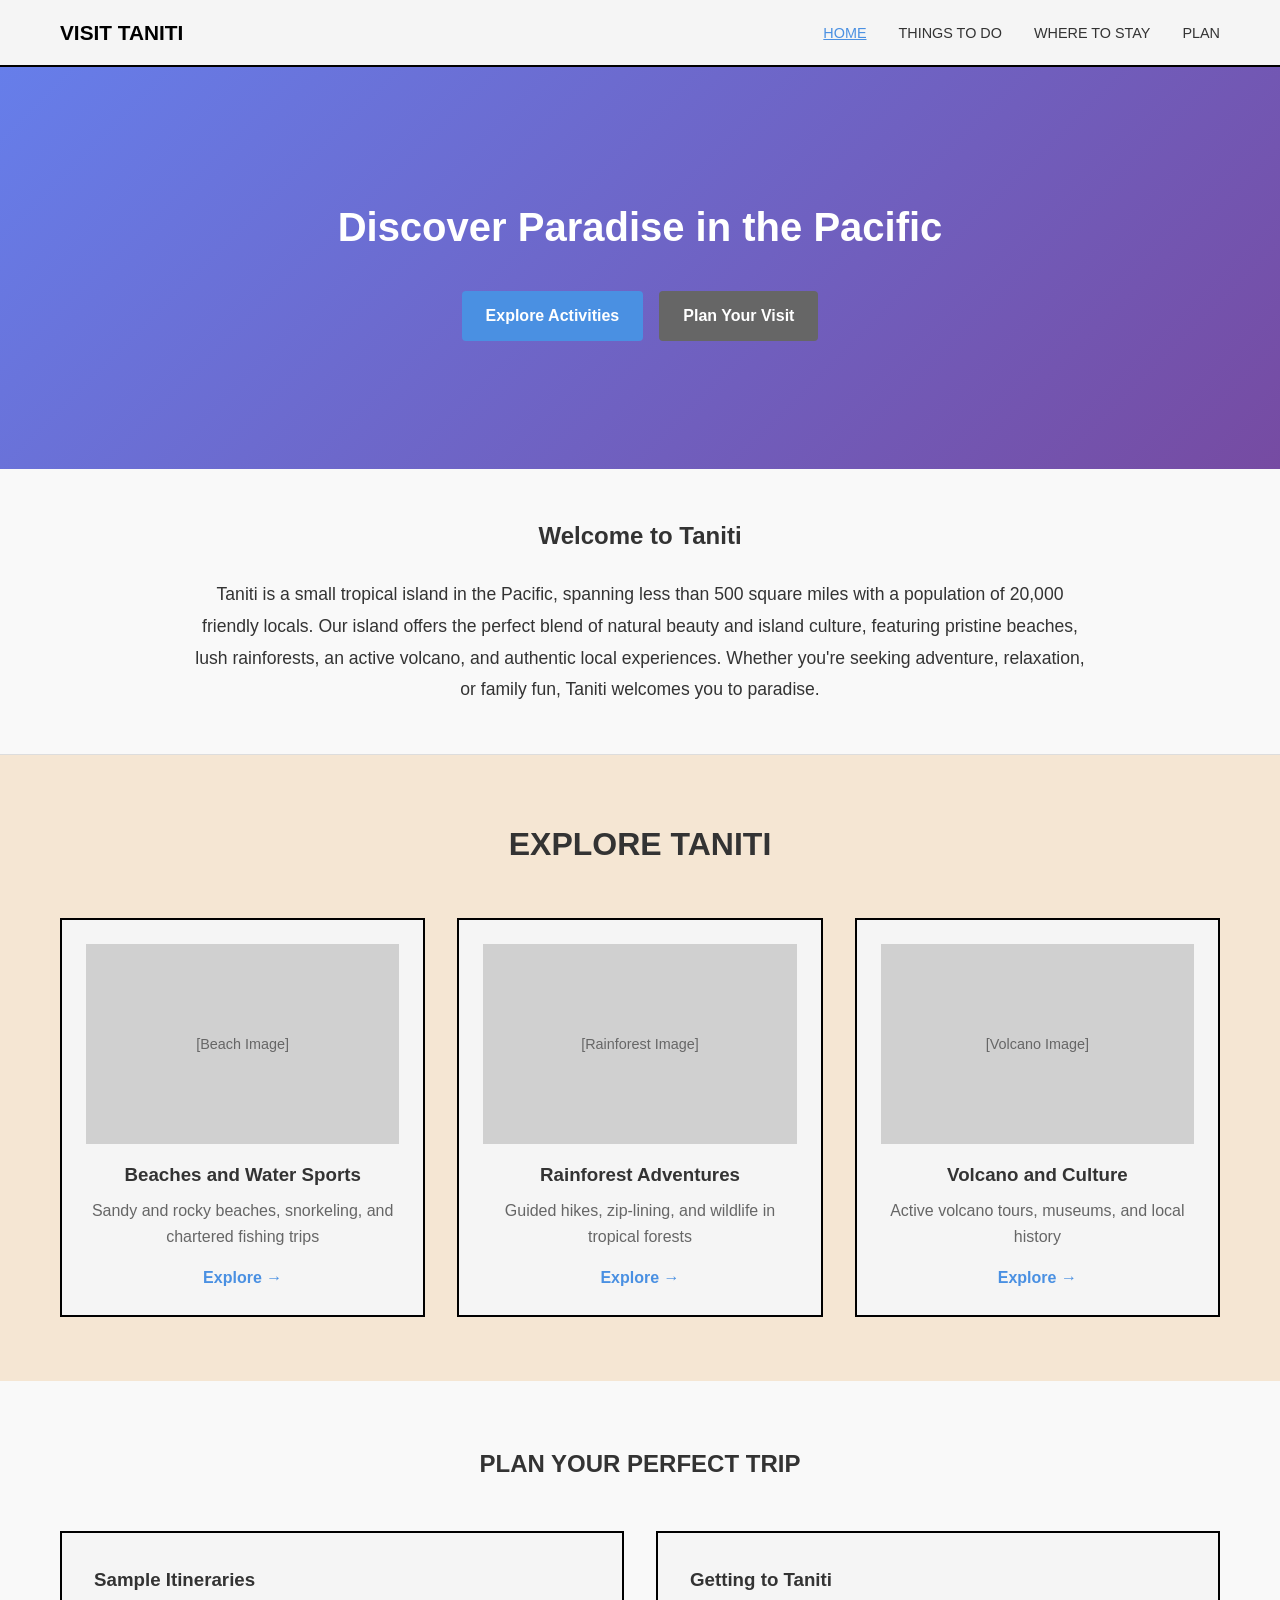
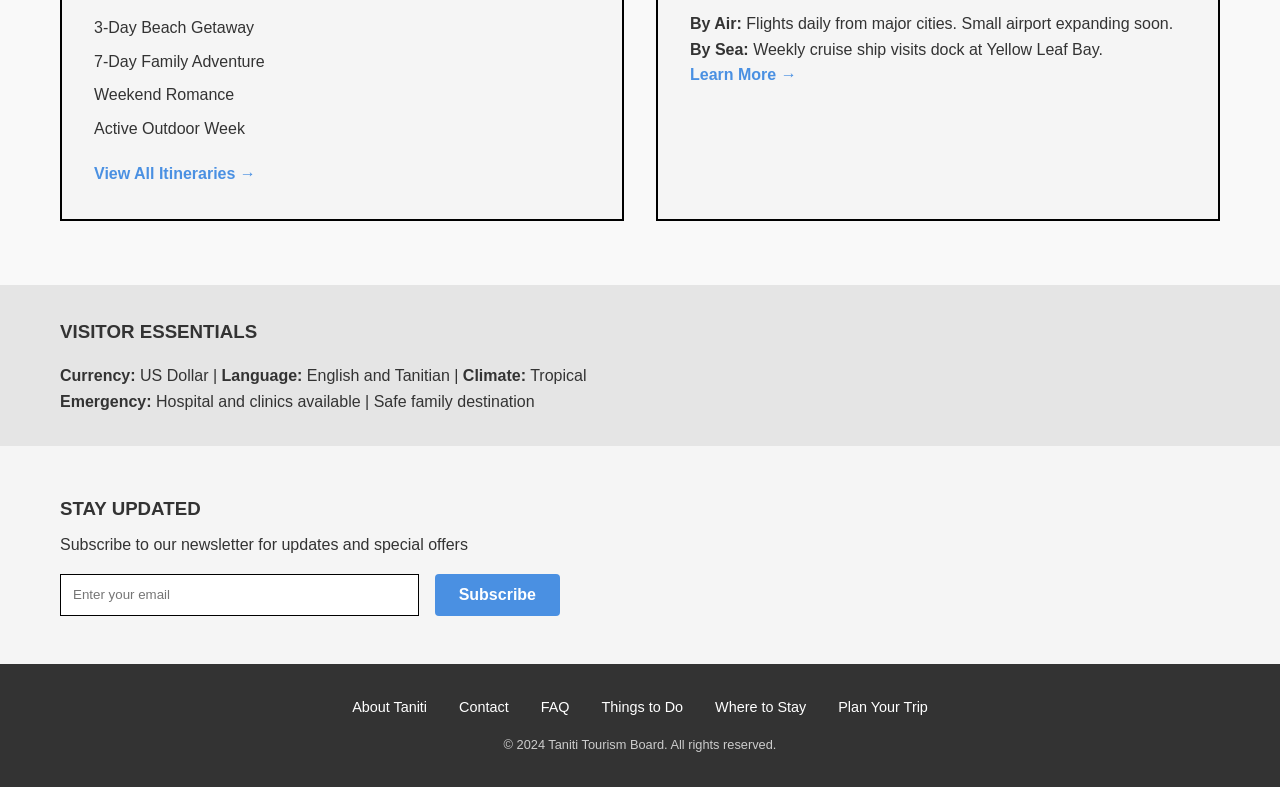
<file: index.html>
<!DOCTYPE html>
<html lang="en">
<head>
    <meta charset="UTF-8">
    <meta name="viewport" content="width=device-width, initial-scale=1.0">
    <title>Visit Taniti - Discover Paradise in the Pacific</title>
    <link rel="stylesheet" href="styles.css">
</head>
<body>
    <!-- Navigation -->
    <nav class="navbar">
        <div class="container">
            <div class="nav-brand">VISIT TANITI</div>
            <button class="mobile-menu-toggle" aria-label="Toggle menu">
                <span></span>
                <span></span>
                <span></span>
            </button>
            <ul class="nav-menu">
                <li><a href="index.html" class="active">HOME</a></li>
                <li><a href="activities.html">THINGS TO DO</a></li>
                <li><a href="stay.html">WHERE TO STAY</a></li>
                <li><a href="plan.html">PLAN</a></li>
            </ul>
        </div>
    </nav>

    <!-- Mobile Menu -->
    <div class="mobile-menu">
        <a href="index.html" class="active">HOME</a>
        <a href="activities.html">THINGS TO DO</a>
        <a href="stay.html">WHERE TO STAY</a>
        <a href="plan.html">PLAN YOUR TRIP</a>
        <a href="#about">ABOUT</a>
        <a href="#contact">CONTACT</a>
    </div>

    <!-- Hero Section -->
    <section class="hero">
        <div class="hero-content">
            <h1>Discover Paradise in the Pacific</h1>
            <div class="hero-buttons">
                <a href="activities.html" class="btn btn-primary">Explore Activities</a>
                <a href="plan.html" class="btn btn-secondary">Plan Your Visit</a>
            </div>
        </div>
    </section>

    <!-- About Taniti Section (NEW - from testing feedback) -->
    <section class="about-intro">
        <div class="container">
            <h2>Welcome to Taniti</h2>
            <p>Taniti is a small tropical island in the Pacific, spanning less than 500 square miles with a population of 20,000 friendly locals. Our island offers the perfect blend of natural beauty and island culture, featuring pristine beaches, lush rainforests, an active volcano, and authentic local experiences. Whether you're seeking adventure, relaxation, or family fun, Taniti welcomes you to paradise.</p>
        </div>
    </section>

    <!-- Explore Taniti Categories -->
    <section class="explore-section">
        <div class="container">
            <h2>EXPLORE TANITI</h2>
            <div class="category-grid">
                <div class="category-card">
                    <div class="category-image beach"></div>
                    <h3>Beaches and Water Sports</h3>
                    <p>Sandy and rocky beaches, snorkeling, and chartered fishing trips</p>
                    <a href="activities.html#beaches" class="card-link">Explore →</a>
                </div>
                <div class="category-card">
                    <div class="category-image rainforest"></div>
                    <h3>Rainforest Adventures</h3>
                    <p>Guided hikes, zip-lining, and wildlife in tropical forests</p>
                    <a href="activities.html#adventure" class="card-link">Explore →</a>
                </div>
                <div class="category-card">
                    <div class="category-image volcano"></div>
                    <h3>Volcano and Culture</h3>
                    <p>Active volcano tours, museums, and local history</p>
                    <a href="activities.html#culture" class="card-link">Explore →</a>
                </div>
            </div>
        </div>
    </section>

    <!-- Planning Tools -->
    <section class="planning-section">
        <div class="container">
            <h2>PLAN YOUR PERFECT TRIP</h2>
            <div class="planning-grid">
                <div class="planning-card">
                    <h3>Sample Itineraries</h3>
                    <ul>
                        <li>3-Day Beach Getaway</li>
                        <li>7-Day Family Adventure</li>
                        <li>Weekend Romance</li>
                        <li>Active Outdoor Week</li>
                    </ul>
                    <a href="plan.html#itineraries" class="card-link">View All Itineraries →</a>
                </div>
                <div class="planning-card">
                    <h3>Getting to Taniti</h3>
                    <p><strong>By Air:</strong> Flights daily from major cities. Small airport expanding soon.</p>
                    <p><strong>By Sea:</strong> Weekly cruise ship visits dock at Yellow Leaf Bay.</p>
                    <a href="plan.html#transport" class="card-link">Learn More →</a>
                </div>
            </div>
        </div>
    </section>

    <!-- Visitor Essentials -->
    <section class="essentials-section">
        <div class="container">
            <h3>VISITOR ESSENTIALS</h3>
            <p><strong>Currency:</strong> US Dollar | <strong>Language:</strong> English and Tanitian | <strong>Climate:</strong> Tropical</p>
            <p><strong>Emergency:</strong> Hospital and clinics available | Safe family destination</p>
        </div>
    </section>

    <!-- Newsletter -->
    <section class="newsletter-section">
        <div class="container">
            <h3>STAY UPDATED</h3>
            <p>Subscribe to our newsletter for updates and special offers</p>
            <form class="newsletter-form">
                <input type="email" placeholder="Enter your email" required>
                <button type="submit" class="btn btn-primary">Subscribe</button>
            </form>
        </div>
    </section>

    <!-- Footer -->
    <footer class="footer">
        <div class="container">
            <div class="footer-links">
                <a href="#about">About Taniti</a>
                <a href="#contact">Contact</a>
                <a href="#faq">FAQ</a>
                <a href="activities.html">Things to Do</a>
                <a href="stay.html">Where to Stay</a>
                <a href="plan.html">Plan Your Trip</a>
            </div>
            <p class="footer-copy">&copy; 2024 Taniti Tourism Board. All rights reserved.</p>
        </div>
    </footer>

    <script src="script.js"></script>
</body>
</html>
</file>
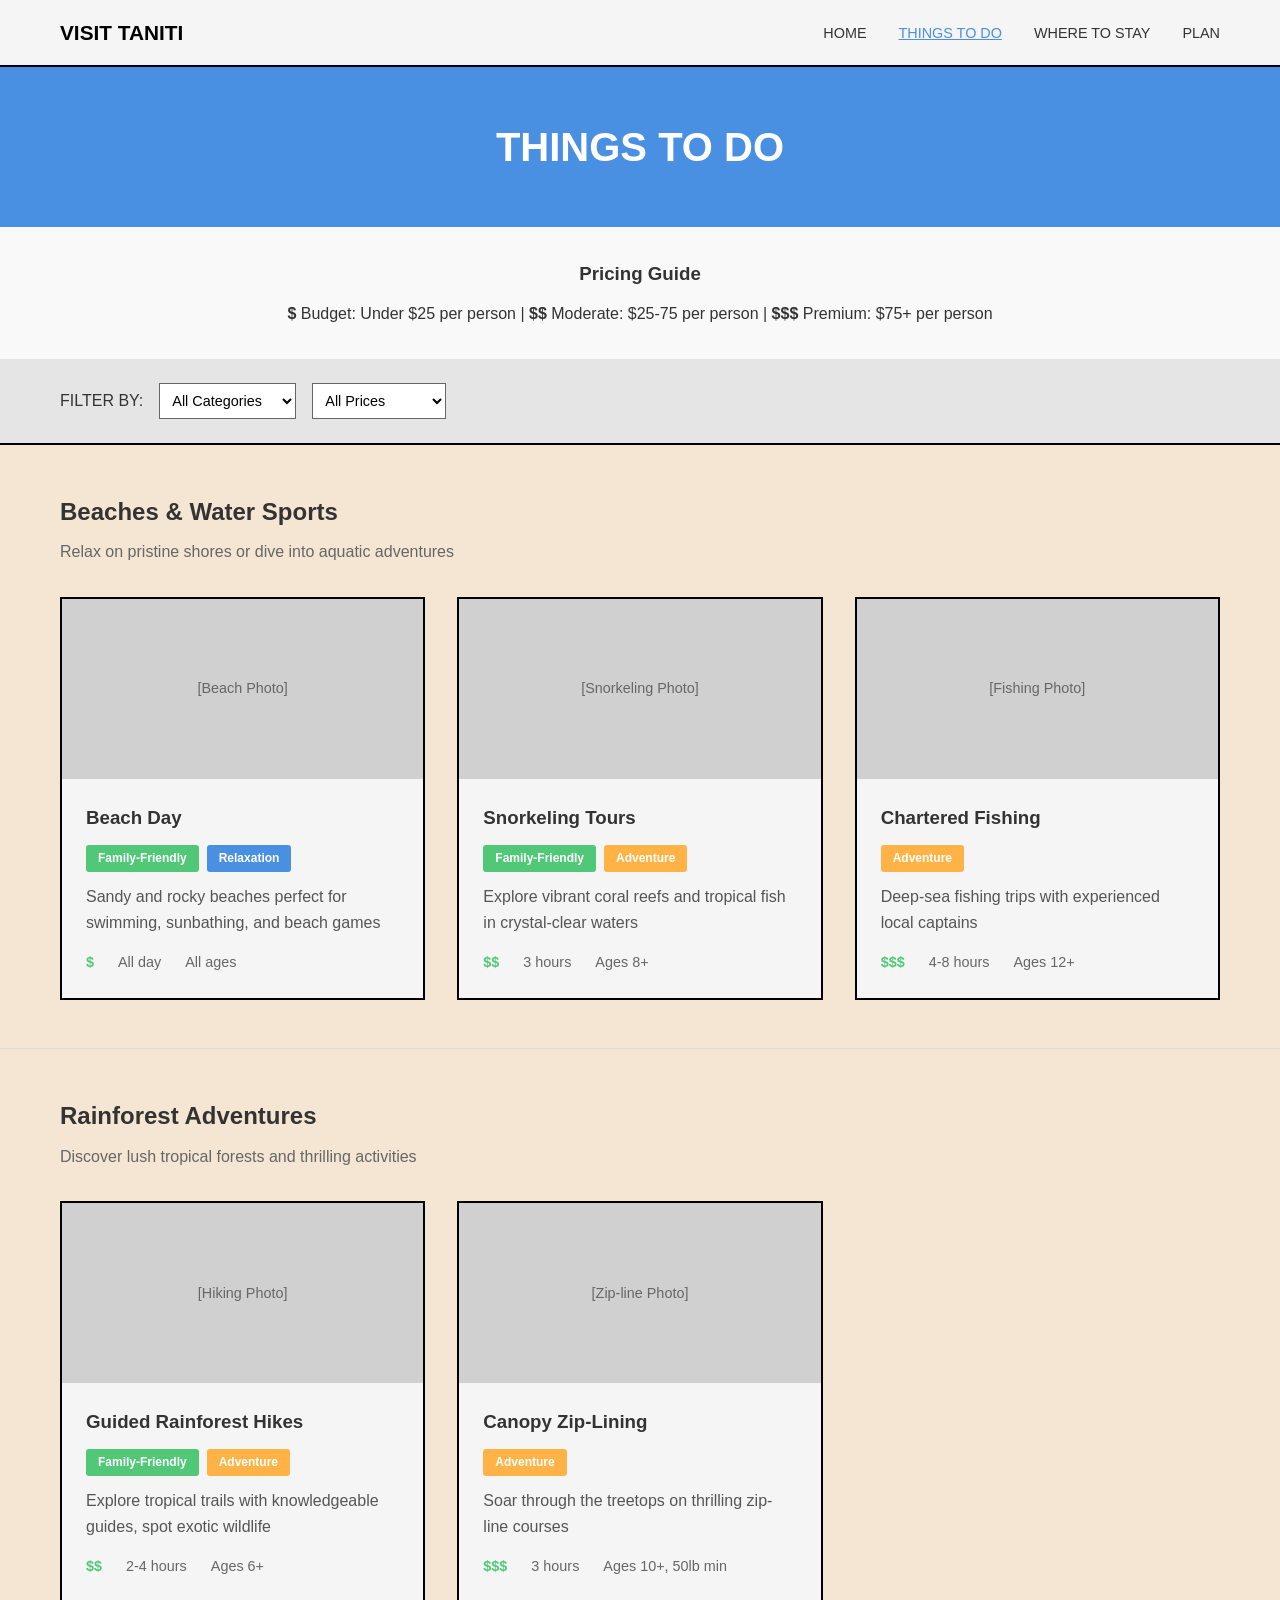
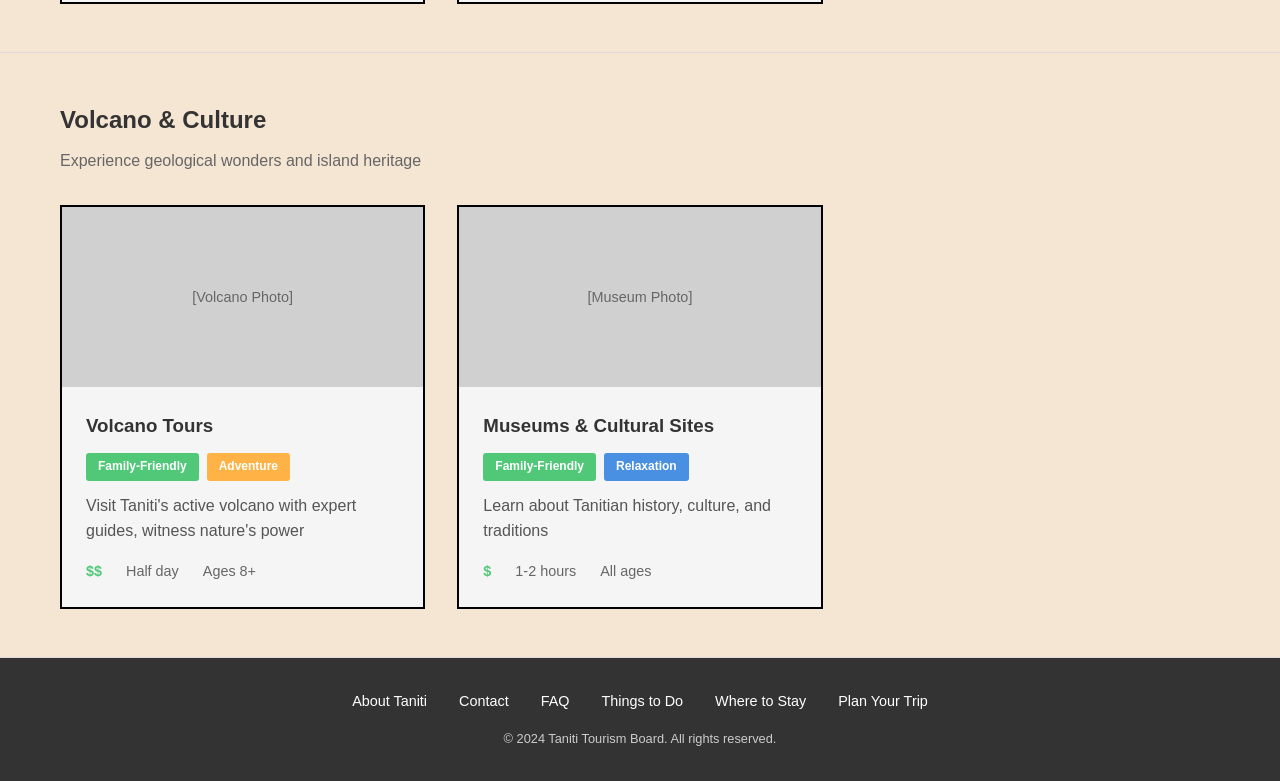
<file: activities.html>
<!DOCTYPE html>
<html lang="en">
<head>
    <meta charset="UTF-8">
    <meta name="viewport" content="width=device-width, initial-scale=1.0">
    <title>Things to Do - Visit Taniti</title>
    <link rel="stylesheet" href="styles.css">
</head>
<body>
    <!-- Navigation -->
    <nav class="navbar">
        <div class="container">
            <div class="nav-brand">VISIT TANITI</div>
            <button class="mobile-menu-toggle" aria-label="Toggle menu">
                <span></span>
                <span></span>
                <span></span>
            </button>
            <ul class="nav-menu">
                <li><a href="index.html">HOME</a></li>
                <li><a href="activities.html" class="active">THINGS TO DO</a></li>
                <li><a href="stay.html">WHERE TO STAY</a></li>
                <li><a href="plan.html">PLAN</a></li>
            </ul>
        </div>
    </nav>

    <!-- Mobile Menu -->
    <div class="mobile-menu">
        <a href="index.html">HOME</a>
        <a href="activities.html" class="active">THINGS TO DO</a>
        <a href="stay.html">WHERE TO STAY</a>
        <a href="plan.html">PLAN YOUR TRIP</a>
        <a href="#about">ABOUT</a>
        <a href="#contact">CONTACT</a>
    </div>

    <!-- Page Header -->
    <section class="page-header">
        <div class="container">
            <h1>THINGS TO DO</h1>
        </div>
    </section>

    <!-- Pricing Guide -->
    <section class="pricing-guide">
        <div class="container">
            <h3>Pricing Guide</h3>
            <p><strong>$</strong> Budget: Under $25 per person | <strong>$$</strong> Moderate: $25-75 per person | <strong>$$$</strong> Premium: $75+ per person</p>
        </div>
    </section>

    <!-- Filter Bar -->
    <section class="filter-section">
        <div class="container">
            <div class="filter-bar">
                <span>FILTER BY:</span>
                <select id="category-filter">
                    <option value="all">All Categories</option>
                    <option value="family">Family-Friendly</option>
                    <option value="adventure">Adventure</option>
                    <option value="relaxation">Relaxation</option>
                </select>
                <select id="price-filter">
                    <option value="all">All Prices</option>
                    <option value="budget">Budget ($)</option>
                    <option value="moderate">Moderate ($$)</option>
                    <option value="premium">Premium ($$$)</option>
                </select>
            </div>
        </div>
    </section>

    <!-- Beaches & Water Sports (Relaxation) -->
    <section id="beaches" class="activity-category">
        <div class="container">
            <h2>Beaches & Water Sports</h2>
            <p class="category-description">Relax on pristine shores or dive into aquatic adventures</p>
            <div class="activity-grid">
                <div class="activity-card" data-category="relaxation family" data-price="budget">
                    <div class="activity-image beach-relaxation"></div>
                    <div class="activity-content">
                        <h3>Beach Day</h3>
                        <div class="activity-tags">
                            <span class="tag tag-family">Family-Friendly</span>
                            <span class="tag tag-relax">Relaxation</span>
                        </div>
                        <p>Sandy and rocky beaches perfect for swimming, sunbathing, and beach games</p>
                        <div class="activity-meta">
                            <span class="price">$</span>
                            <span class="duration">All day</span>
                            <span class="age">All ages</span>
                        </div>
                    </div>
                </div>
                <div class="activity-card" data-category="adventure family" data-price="moderate">
                    <div class="activity-image snorkeling"></div>
                    <div class="activity-content">
                        <h3>Snorkeling Tours</h3>
                        <div class="activity-tags">
                            <span class="tag tag-family">Family-Friendly</span>
                            <span class="tag tag-adventure">Adventure</span>
                        </div>
                        <p>Explore vibrant coral reefs and tropical fish in crystal-clear waters</p>
                        <div class="activity-meta">
                            <span class="price">$$</span>
                            <span class="duration">3 hours</span>
                            <span class="age">Ages 8+</span>
                        </div>
                    </div>
                </div>
                <div class="activity-card" data-category="adventure" data-price="premium">
                    <div class="activity-image fishing"></div>
                    <div class="activity-content">
                        <h3>Chartered Fishing</h3>
                        <div class="activity-tags">
                            <span class="tag tag-adventure">Adventure</span>
                        </div>
                        <p>Deep-sea fishing trips with experienced local captains</p>
                        <div class="activity-meta">
                            <span class="price">$$$</span>
                            <span class="duration">4-8 hours</span>
                            <span class="age">Ages 12+</span>
                        </div>
                    </div>
                </div>
            </div>
        </div>
    </section>

    <!-- Rainforest Adventures (Adventure) -->
    <section id="adventure" class="activity-category">
        <div class="container">
            <h2>Rainforest Adventures</h2>
            <p class="category-description">Discover lush tropical forests and thrilling activities</p>
            <div class="activity-grid">
                <div class="activity-card" data-category="adventure family" data-price="moderate">
                    <div class="activity-image hiking"></div>
                    <div class="activity-content">
                        <h3>Guided Rainforest Hikes</h3>
                        <div class="activity-tags">
                            <span class="tag tag-family">Family-Friendly</span>
                            <span class="tag tag-adventure">Adventure</span>
                        </div>
                        <p>Explore tropical trails with knowledgeable guides, spot exotic wildlife</p>
                        <div class="activity-meta">
                            <span class="price">$$</span>
                            <span class="duration">2-4 hours</span>
                            <span class="age">Ages 6+</span>
                        </div>
                    </div>
                </div>
                <div class="activity-card" data-category="adventure" data-price="premium">
                    <div class="activity-image ziplining"></div>
                    <div class="activity-content">
                        <h3>Canopy Zip-Lining</h3>
                        <div class="activity-tags">
                            <span class="tag tag-adventure">Adventure</span>
                        </div>
                        <p>Soar through the treetops on thrilling zip-line courses</p>
                        <div class="activity-meta">
                            <span class="price">$$$</span>
                            <span class="duration">3 hours</span>
                            <span class="age">Ages 10+, 50lb min</span>
                        </div>
                    </div>
                </div>
            </div>
        </div>
    </section>

    <!-- Volcano & Culture -->
    <section id="culture" class="activity-category">
        <div class="container">
            <h2>Volcano & Culture</h2>
            <p class="category-description">Experience geological wonders and island heritage</p>
            <div class="activity-grid">
                <div class="activity-card" data-category="adventure family" data-price="moderate">
                    <div class="activity-image volcano"></div>
                    <div class="activity-content">
                        <h3>Volcano Tours</h3>
                        <div class="activity-tags">
                            <span class="tag tag-family">Family-Friendly</span>
                            <span class="tag tag-adventure">Adventure</span>
                        </div>
                        <p>Visit Taniti's active volcano with expert guides, witness nature's power</p>
                        <div class="activity-meta">
                            <span class="price">$$</span>
                            <span class="duration">Half day</span>
                            <span class="age">Ages 8+</span>
                        </div>
                    </div>
                </div>
                <div class="activity-card" data-category="relaxation family" data-price="budget">
                    <div class="activity-image museum"></div>
                    <div class="activity-content">
                        <h3>Museums & Cultural Sites</h3>
                        <div class="activity-tags">
                            <span class="tag tag-family">Family-Friendly</span>
                            <span class="tag tag-relax">Relaxation</span>
                        </div>
                        <p>Learn about Tanitian history, culture, and traditions</p>
                        <div class="activity-meta">
                            <span class="price">$</span>
                            <span class="duration">1-2 hours</span>
                            <span class="age">All ages</span>
                        </div>
                    </div>
                </div>
            </div>
        </div>
    </section>

    <!-- Footer -->
    <footer class="footer">
        <div class="container">
            <div class="footer-links">
                <a href="#about">About Taniti</a>
                <a href="#contact">Contact</a>
                <a href="#faq">FAQ</a>
                <a href="activities.html">Things to Do</a>
                <a href="stay.html">Where to Stay</a>
                <a href="plan.html">Plan Your Trip</a>
            </div>
            <p class="footer-copy">&copy; 2024 Taniti Tourism Board. All rights reserved.</p>
        </div>
    </footer>

    <script src="script.js"></script>
</body>
</html>
</file>
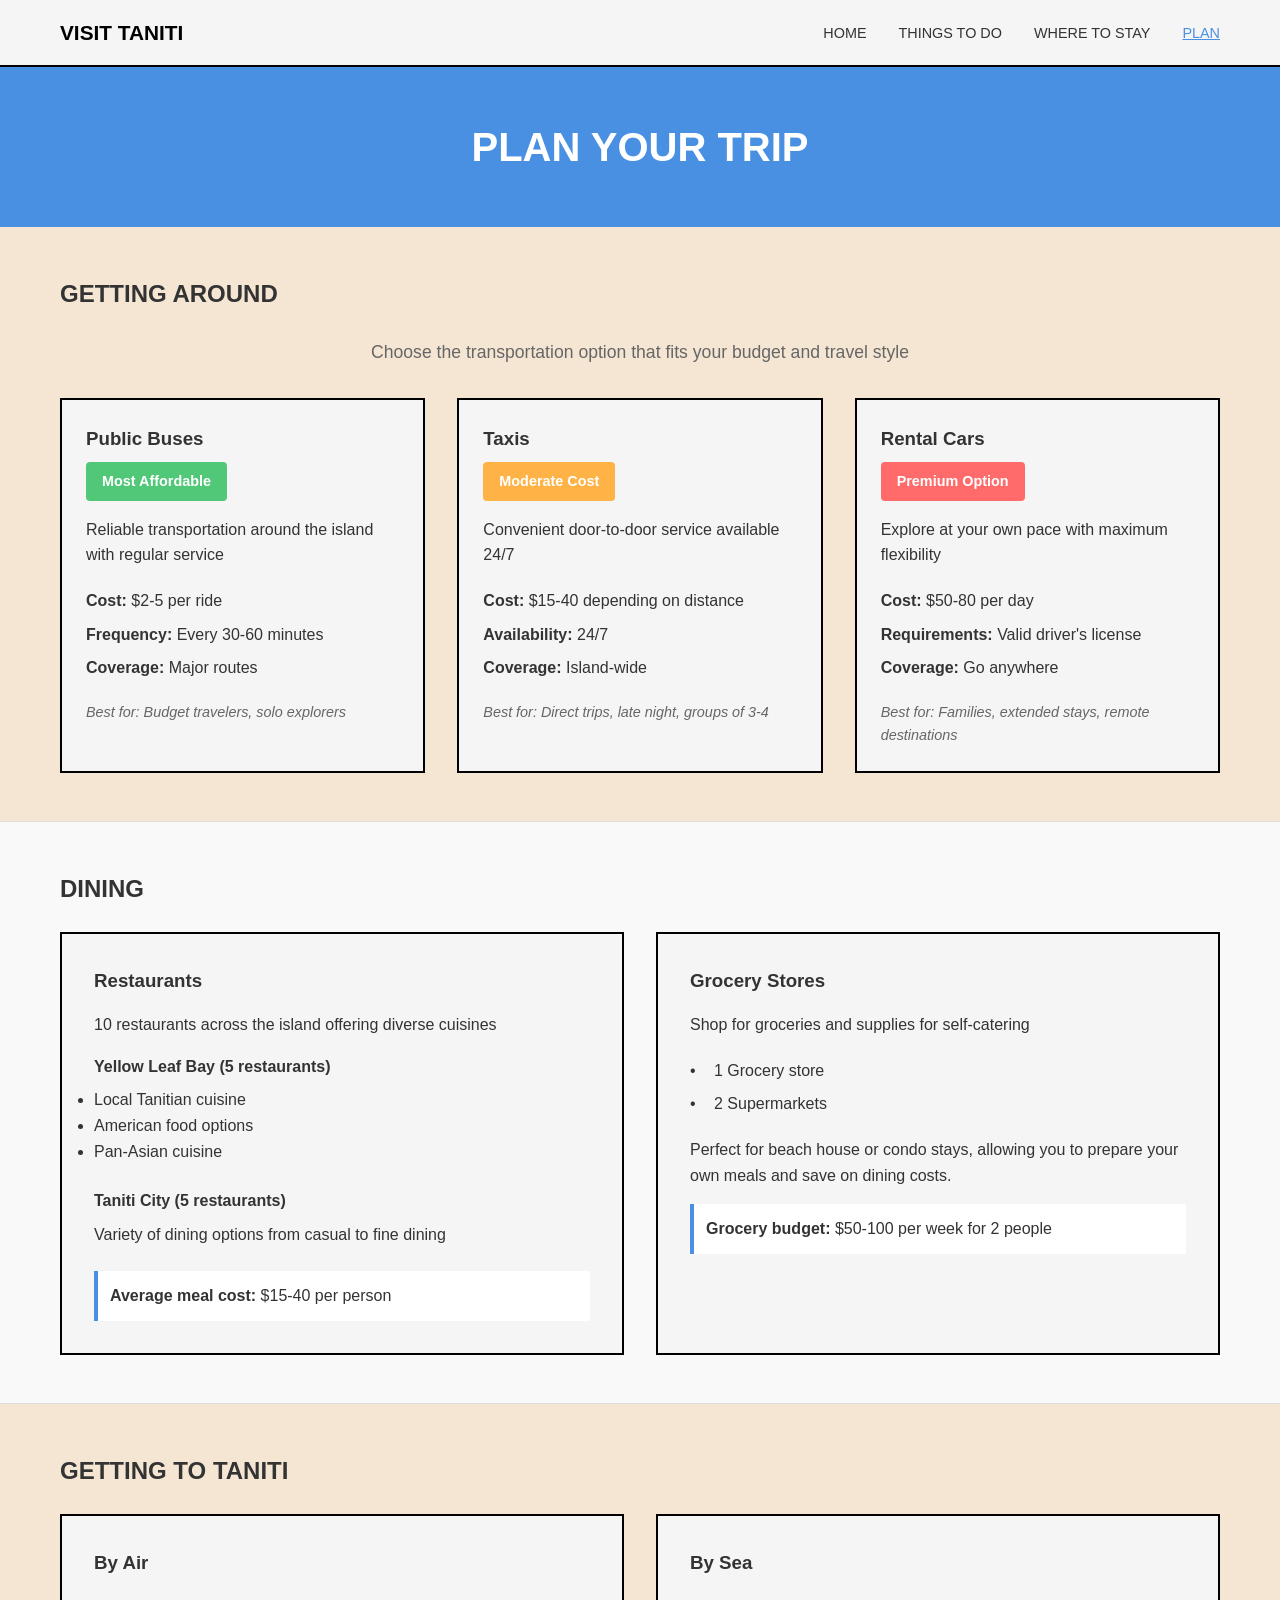
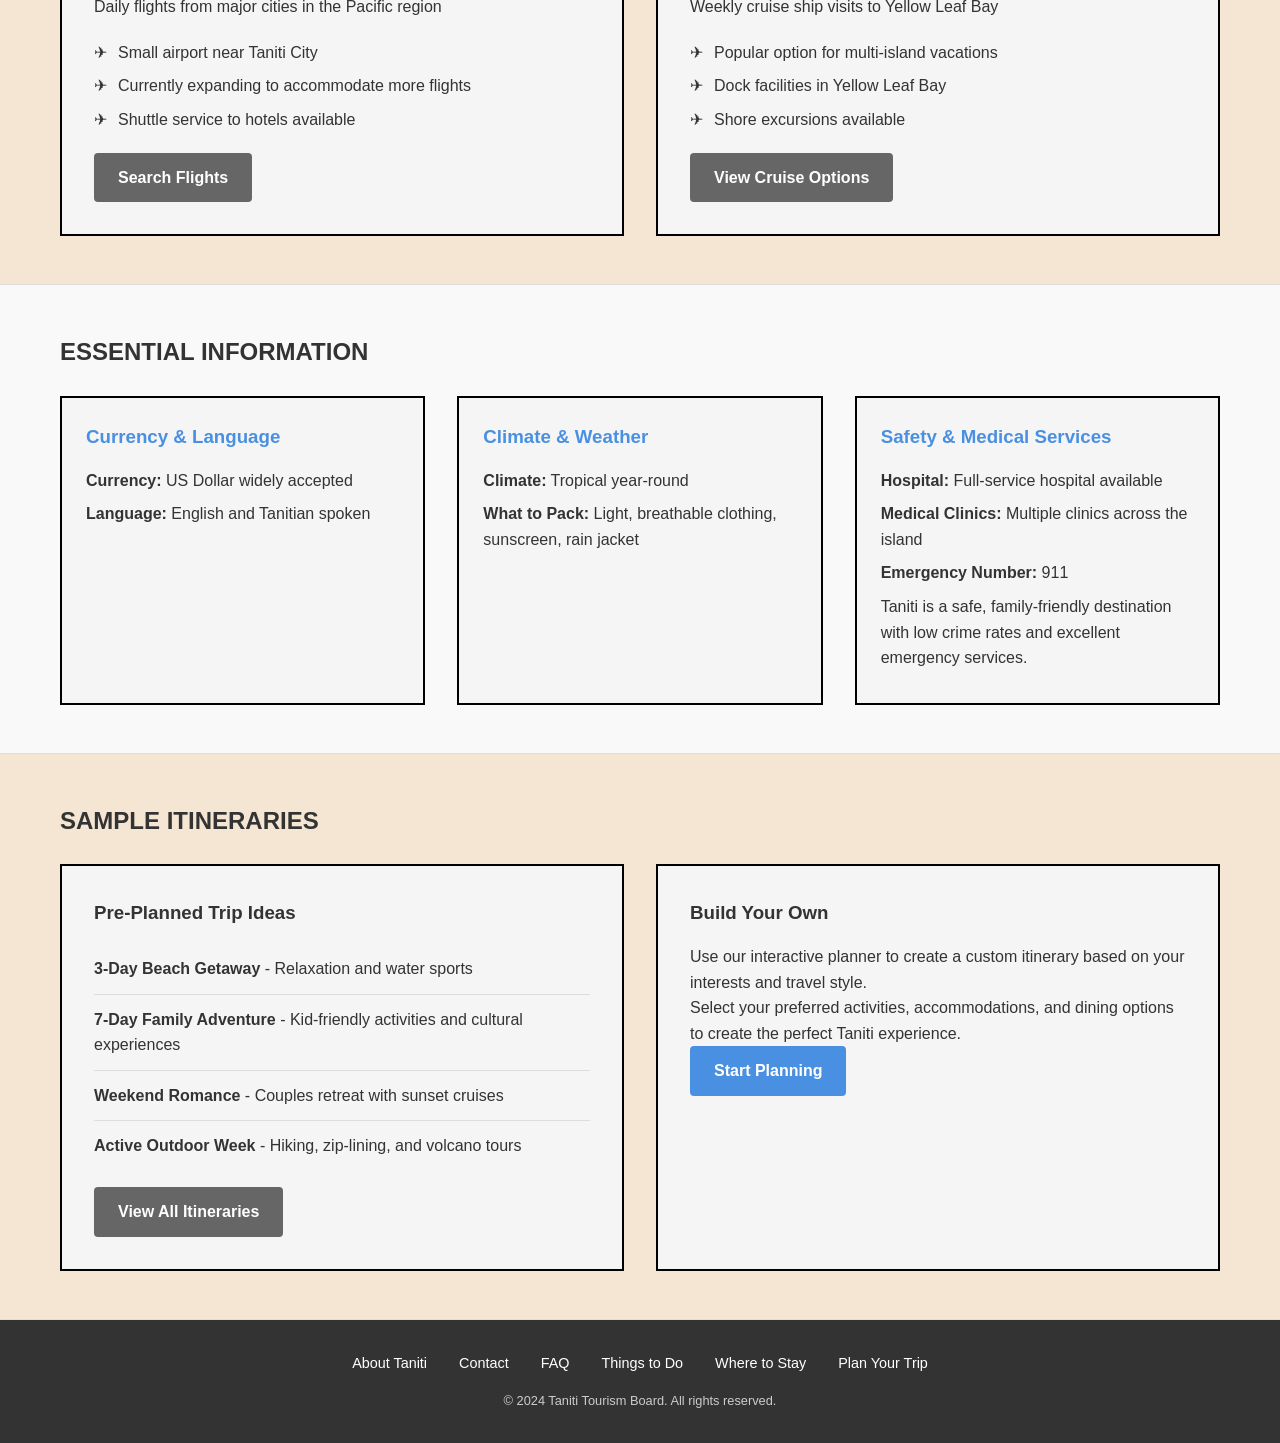
<file: plan.html>
<!DOCTYPE html>
<html lang="en">
<head>
    <meta charset="UTF-8">
    <meta name="viewport" content="width=device-width, initial-scale=1.0">
    <title>Plan Your Trip - Visit Taniti</title>
    <link rel="stylesheet" href="styles.css">
</head>
<body>
    <!-- Navigation -->
    <nav class="navbar">
        <div class="container">
            <div class="nav-brand">VISIT TANITI</div>
            <button class="mobile-menu-toggle" aria-label="Toggle menu">
                <span></span>
                <span></span>
                <span></span>
            </button>
            <ul class="nav-menu">
                <li><a href="index.html">HOME</a></li>
                <li><a href="activities.html">THINGS TO DO</a></li>
                <li><a href="stay.html">WHERE TO STAY</a></li>
                <li><a href="plan.html" class="active">PLAN</a></li>
            </ul>
        </div>
    </nav>

    <!-- Mobile Menu -->
    <div class="mobile-menu">
        <a href="index.html">HOME</a>
        <a href="activities.html">THINGS TO DO</a>
        <a href="stay.html">WHERE TO STAY</a>
        <a href="plan.html" class="active">PLAN YOUR TRIP</a>
        <a href="#about">ABOUT</a>
        <a href="#contact">CONTACT</a>
    </div>

    <!-- Page Header -->
    <section class="page-header">
        <div class="container">
            <h1>PLAN YOUR TRIP</h1>
        </div>
    </section>

    <!-- Getting Around Section (with costs highlighted) -->
    <section id="transport" class="plan-section">
        <div class="container">
            <h2>GETTING AROUND</h2>
            <p class="section-intro">Choose the transportation option that fits your budget and travel style</p>
            <div class="transport-grid">
                <div class="transport-card">
                    <h3>Public Buses</h3>
                    <div class="cost-badge budget">Most Affordable</div>
                    <p>Reliable transportation around the island with regular service</p>
                    <ul class="details">
                        <li><strong>Cost:</strong> $2-5 per ride</li>
                        <li><strong>Frequency:</strong> Every 30-60 minutes</li>
                        <li><strong>Coverage:</strong> Major routes</li>
                    </ul>
                    <p class="recommendation">Best for: Budget travelers, solo explorers</p>
                </div>
                <div class="transport-card">
                    <h3>Taxis</h3>
                    <div class="cost-badge moderate">Moderate Cost</div>
                    <p>Convenient door-to-door service available 24/7</p>
                    <ul class="details">
                        <li><strong>Cost:</strong> $15-40 depending on distance</li>
                        <li><strong>Availability:</strong> 24/7</li>
                        <li><strong>Coverage:</strong> Island-wide</li>
                    </ul>
                    <p class="recommendation">Best for: Direct trips, late night, groups of 3-4</p>
                </div>
                <div class="transport-card">
                    <h3>Rental Cars</h3>
                    <div class="cost-badge premium">Premium Option</div>
                    <p>Explore at your own pace with maximum flexibility</p>
                    <ul class="details">
                        <li><strong>Cost:</strong> $50-80 per day</li>
                        <li><strong>Requirements:</strong> Valid driver's license</li>
                        <li><strong>Coverage:</strong> Go anywhere</li>
                    </ul>
                    <p class="recommendation">Best for: Families, extended stays, remote destinations</p>
                </div>
            </div>
        </div>
    </section>

    <!-- Dining Section -->
    <section class="plan-section dining-section">
        <div class="container">
            <h2>DINING</h2>
            <div class="dining-grid">
                <div class="dining-card">
                    <h3>Restaurants</h3>
                    <p>10 restaurants across the island offering diverse cuisines</p>
                    <div class="dining-locations">
                        <div class="location">
                            <h4>Yellow Leaf Bay (5 restaurants)</h4>
                            <ul>
                                <li>Local Tanitian cuisine</li>
                                <li>American food options</li>
                                <li>Pan-Asian cuisine</li>
                            </ul>
                        </div>
                        <div class="location">
                            <h4>Taniti City (5 restaurants)</h4>
                            <p>Variety of dining options from casual to fine dining</p>
                        </div>
                    </div>
                    <p class="cost-note"><strong>Average meal cost:</strong> $15-40 per person</p>
                </div>
                <div class="dining-card">
                    <h3>Grocery Stores</h3>
                    <p>Shop for groceries and supplies for self-catering</p>
                    <ul class="grocery-list">
                        <li>1 Grocery store</li>
                        <li>2 Supermarkets</li>
                    </ul>
                    <p>Perfect for beach house or condo stays, allowing you to prepare your own meals and save on dining costs.</p>
                    <p class="cost-note"><strong>Grocery budget:</strong> $50-100 per week for 2 people</p>
                </div>
            </div>
        </div>
    </section>

    <!-- Getting to Taniti -->
    <section class="plan-section arrival-section">
        <div class="container">
            <h2>GETTING TO TANITI</h2>
            <div class="arrival-grid">
                <div class="arrival-card">
                    <h3>By Air</h3>
                    <p>Daily flights from major cities in the Pacific region</p>
                    <ul>
                        <li>Small airport near Taniti City</li>
                        <li>Currently expanding to accommodate more flights</li>
                        <li>Shuttle service to hotels available</li>
                    </ul>
                    <a href="#" class="btn btn-secondary">Search Flights</a>
                </div>
                <div class="arrival-card">
                    <h3>By Sea</h3>
                    <p>Weekly cruise ship visits to Yellow Leaf Bay</p>
                    <ul>
                        <li>Popular option for multi-island vacations</li>
                        <li>Dock facilities in Yellow Leaf Bay</li>
                        <li>Shore excursions available</li>
                    </ul>
                    <a href="#" class="btn btn-secondary">View Cruise Options</a>
                </div>
            </div>
        </div>
    </section>

    <!-- Essential Information (with safety info from testing) -->
    <section class="plan-section essentials-detail">
        <div class="container">
            <h2>ESSENTIAL INFORMATION</h2>
            <div class="essentials-grid">
                <div class="essential-item">
                    <h3>Currency & Language</h3>
                    <p><strong>Currency:</strong> US Dollar widely accepted</p>
                    <p><strong>Language:</strong> English and Tanitian spoken</p>
                </div>
                <div class="essential-item">
                    <h3>Climate & Weather</h3>
                    <p><strong>Climate:</strong> Tropical year-round</p>
                    <p><strong>What to Pack:</strong> Light, breathable clothing, sunscreen, rain jacket</p>
                </div>
                <div class="essential-item">
                    <h3>Safety & Medical Services</h3>
                    <p><strong>Hospital:</strong> Full-service hospital available</p>
                    <p><strong>Medical Clinics:</strong> Multiple clinics across the island</p>
                    <p><strong>Emergency Number:</strong> 911</p>
                    <p>Taniti is a safe, family-friendly destination with low crime rates and excellent emergency services.</p>
                </div>
            </div>
        </div>
    </section>

    <!-- Sample Itineraries -->
    <section id="itineraries" class="plan-section itineraries-section">
        <div class="container">
            <h2>SAMPLE ITINERARIES</h2>
            <div class="itinerary-grid">
                <div class="itinerary-card">
                    <h3>Pre-Planned Trip Ideas</h3>
                    <ul class="itinerary-list">
                        <li><strong>3-Day Beach Getaway</strong> - Relaxation and water sports</li>
                        <li><strong>7-Day Family Adventure</strong> - Kid-friendly activities and cultural experiences</li>
                        <li><strong>Weekend Romance</strong> - Couples retreat with sunset cruises</li>
                        <li><strong>Active Outdoor Week</strong> - Hiking, zip-lining, and volcano tours</li>
                    </ul>
                    <a href="#" class="btn btn-secondary">View All Itineraries</a>
                </div>
                <div class="itinerary-card">
                    <h3>Build Your Own</h3>
                    <p>Use our interactive planner to create a custom itinerary based on your interests and travel style.</p>
                    <p>Select your preferred activities, accommodations, and dining options to create the perfect Taniti experience.</p>
                    <a href="#" class="btn btn-primary">Start Planning</a>
                </div>
            </div>
        </div>
    </section>

    <!-- Footer -->
    <footer class="footer">
        <div class="container">
            <div class="footer-links">
                <a href="#about">About Taniti</a>
                <a href="#contact">Contact</a>
                <a href="#faq">FAQ</a>
                <a href="activities.html">Things to Do</a>
                <a href="stay.html">Where to Stay</a>
                <a href="plan.html">Plan Your Trip</a>
            </div>
            <p class="footer-copy">&copy; 2024 Taniti Tourism Board. All rights reserved.</p>
        </div>
    </footer>

    <script src="script.js"></script>
</body>
</html>
</file>
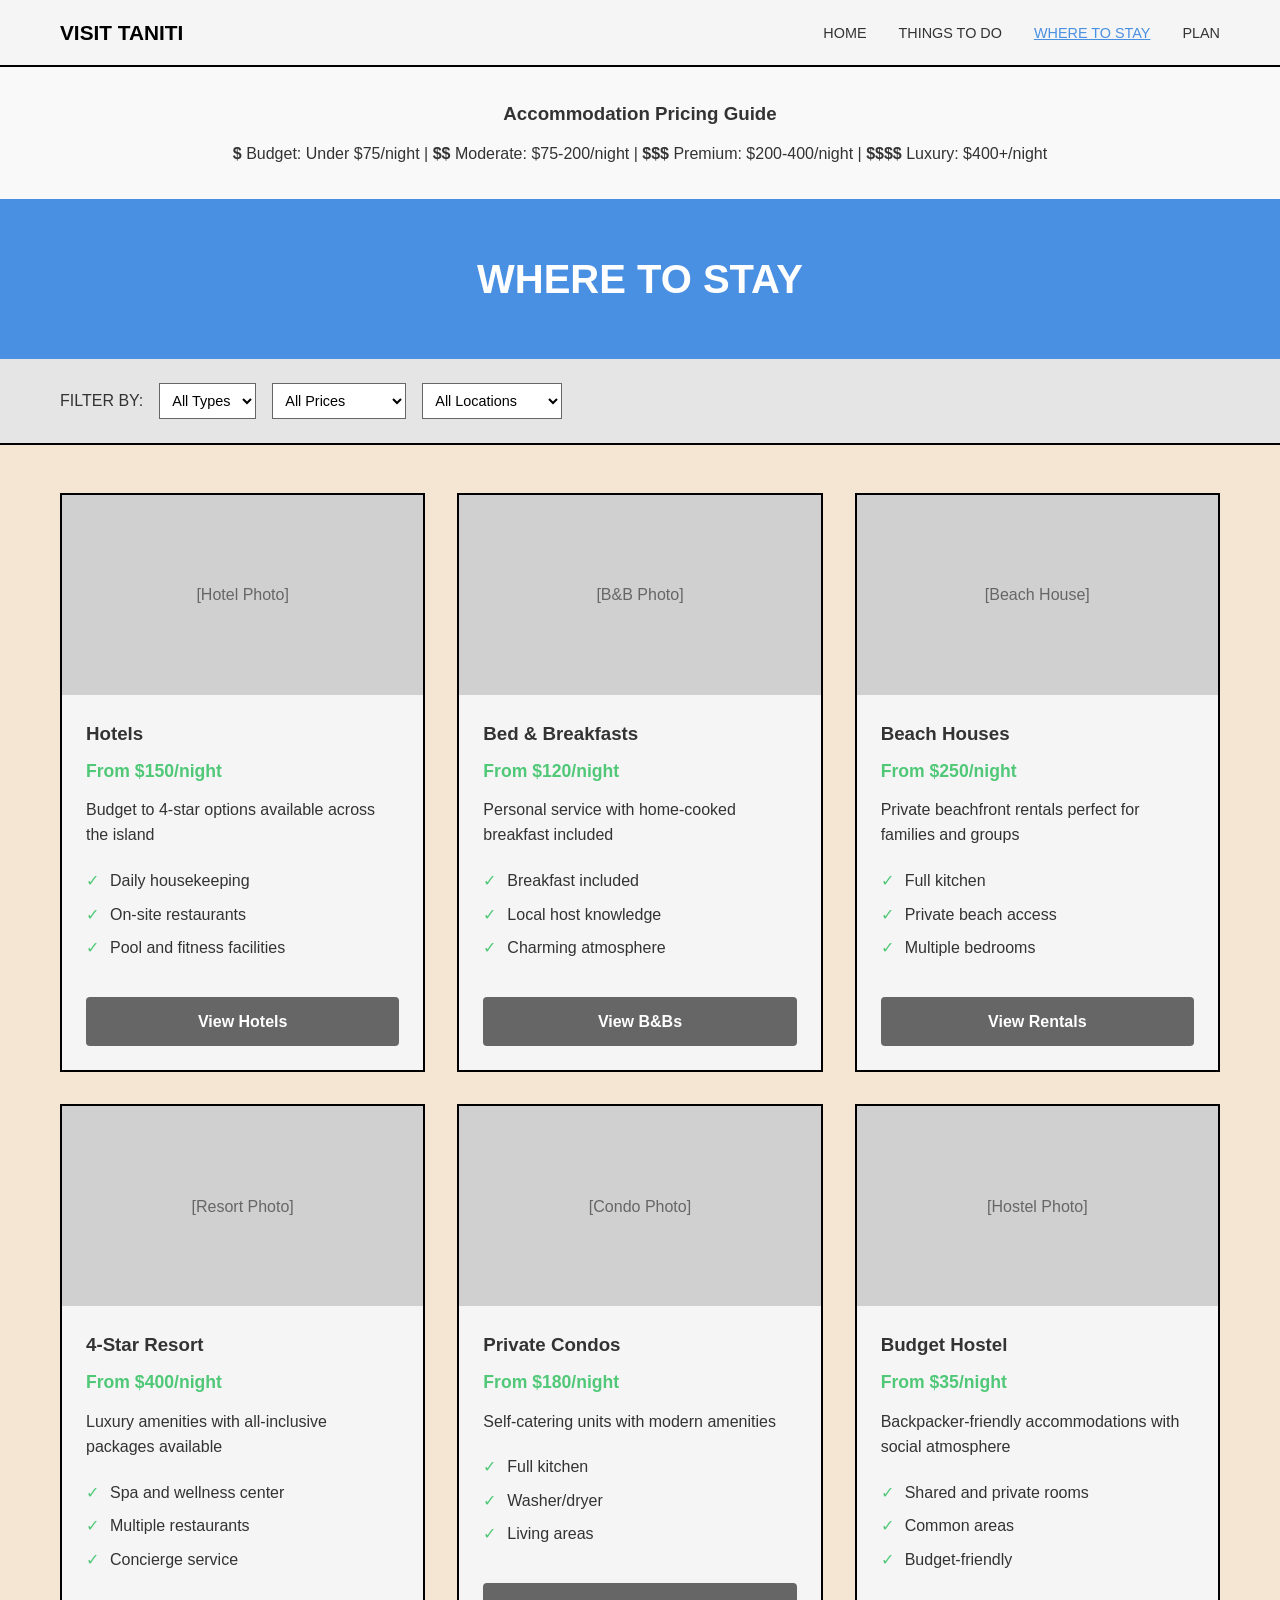
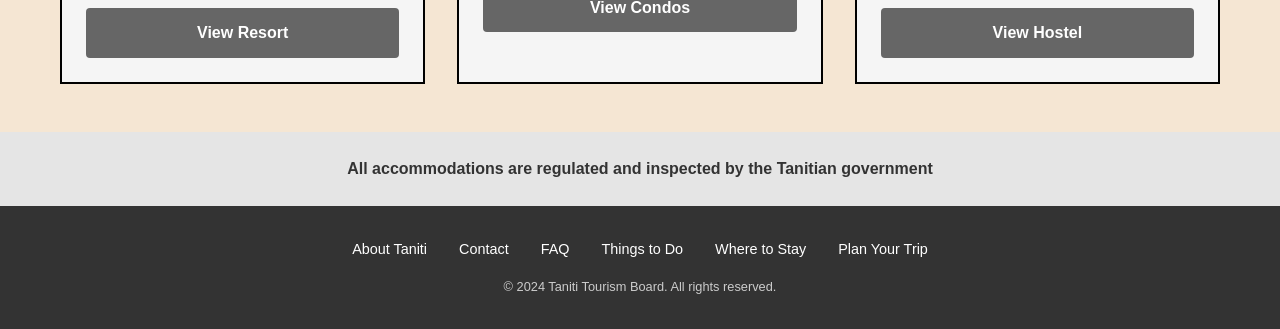
<file: stay.html>
<!DOCTYPE html>
<html lang="en">
<head>
    <meta charset="UTF-8">
    <meta name="viewport" content="width=device-width, initial-scale=1.0">
    <title>Where to Stay - Visit Taniti</title>
    <link rel="stylesheet" href="styles.css">
</head>
<body>
    <!-- Navigation -->
    <nav class="navbar">
        <div class="container">
            <div class="nav-brand">VISIT TANITI</div>
            <button class="mobile-menu-toggle" aria-label="Toggle menu">
                <span></span>
                <span></span>
                <span></span>
            </button>
            <ul class="nav-menu">
                <li><a href="index.html">HOME</a></li>
                <li><a href="activities.html">THINGS TO DO</a></li>
                <li><a href="stay.html" class="active">WHERE TO STAY</a></li>
                <li><a href="plan.html">PLAN</a></li>
            </ul>
        </div>
    </nav>

    <!-- Mobile Menu -->
    <div class="mobile-menu">
        <a href="index.html">HOME</a>
        <a href="activities.html">THINGS TO DO</a>
        <a href="stay.html" class="active">WHERE TO STAY</a>
        <a href="plan.html">PLAN YOUR TRIP</a>
        <a href="#about">ABOUT</a>
        <a href="#contact">CONTACT</a>
    </div>

    <!-- Pricing Guide -->
    <section class="pricing-guide">
        <div class="container">
            <h3>Accommodation Pricing Guide</h3>
            <p><strong>$</strong> Budget: Under $75/night | <strong>$$</strong> Moderate: $75-200/night | <strong>$$$</strong> Premium: $200-400/night | <strong>$$$$</strong> Luxury: $400+/night</p>
        </div>
    </section>
    <!-- Page Header -->
    <section class="page-header">
        <div class="container">
            <h1>WHERE TO STAY</h1>
        </div>
    </section>
    <!-- Filter Bar -->
    <section class="filter-section">
        <div class="container">
            <div class="filter-bar">
                <span>FILTER BY:</span>
                <select id="type-filter">
                    <option value="all">All Types</option>
                    <option value="hotel">Hotels</option>
                    <option value="bb">B&Bs</option>
                    <option value="rental">Rentals</option>
                    <option value="budget">Budget</option>
                </select>
                <select id="price-filter">
                    <option value="all">All Prices</option>
                    <option value="budget">Budget ($)</option>
                    <option value="moderate">Moderate ($$)</option>
                    <option value="premium">Premium ($$$)</option>
                    <option value="luxury">Luxury ($$$$)</option>
                </select>
                <select id="location-filter">
                    <option value="all">All Locations</option>
                    <option value="bay">Yellow Leaf Bay</option>
                    <option value="city">Taniti City</option>
                    <option value="beach">Beachfront</option>
                </select>
            </div>
        </div>
    </section>

    <!-- Accommodations Grid -->
    <section class="accommodations-section">
        <div class="container">
            <div class="accommodation-grid">
                <!-- Hotels -->
                <div class="accommodation-card" data-type="hotel" data-price="moderate premium">
                    <div class="accommodation-image hotel"></div>
                    <div class="accommodation-content">
                        <h3>Hotels</h3>
                        <div class="price-range">From $150/night</div>
                        <p>Budget to 4-star options available across the island</p>
                        <ul class="amenities">
                            <li>Daily housekeeping</li>
                            <li>On-site restaurants</li>
                            <li>Pool and fitness facilities</li>
                        </ul>
                        <a href="#" class="btn btn-secondary">View Hotels</a>
                    </div>
                </div>

                <!-- B&Bs -->
                <div class="accommodation-card" data-type="bb" data-price="moderate">
                    <div class="accommodation-image bb"></div>
                    <div class="accommodation-content">
                        <h3>Bed & Breakfasts</h3>
                        <div class="price-range">From $120/night</div>
                        <p>Personal service with home-cooked breakfast included</p>
                        <ul class="amenities">
                            <li>Breakfast included</li>
                            <li>Local host knowledge</li>
                            <li>Charming atmosphere</li>
                        </ul>
                        <a href="#" class="btn btn-secondary">View B&Bs</a>
                    </div>
                </div>

                <!-- Beach Houses -->
                <div class="accommodation-card" data-type="rental" data-price="premium">
                    <div class="accommodation-image beach-house"></div>
                    <div class="accommodation-content">
                        <h3>Beach Houses</h3>
                        <div class="price-range">From $250/night</div>
                        <p>Private beachfront rentals perfect for families and groups</p>
                        <ul class="amenities">
                            <li>Full kitchen</li>
                            <li>Private beach access</li>
                            <li>Multiple bedrooms</li>
                        </ul>
                        <a href="#" class="btn btn-secondary">View Rentals</a>
                    </div>
                </div>

                <!-- Resort -->
                <div class="accommodation-card" data-type="hotel" data-price="luxury">
                    <div class="accommodation-image resort"></div>
                    <div class="accommodation-content">
                        <h3>4-Star Resort</h3>
                        <div class="price-range">From $400/night</div>
                        <p>Luxury amenities with all-inclusive packages available</p>
                        <ul class="amenities">
                            <li>Spa and wellness center</li>
                            <li>Multiple restaurants</li>
                            <li>Concierge service</li>
                        </ul>
                        <a href="#" class="btn btn-secondary">View Resort</a>
                    </div>
                </div>

                <!-- Private Condos -->
                <div class="accommodation-card" data-type="rental" data-price="moderate">
                    <div class="accommodation-image condo"></div>
                    <div class="accommodation-content">
                        <h3>Private Condos</h3>
                        <div class="price-range">From $180/night</div>
                        <p>Self-catering units with modern amenities</p>
                        <ul class="amenities">
                            <li>Full kitchen</li>
                            <li>Washer/dryer</li>
                            <li>Living areas</li>
                        </ul>
                        <a href="#" class="btn btn-secondary">View Condos</a>
                    </div>
                </div>

                <!-- Budget Hostel -->
                <div class="accommodation-card" data-type="budget" data-price="budget">
                    <div class="accommodation-image hostel"></div>
                    <div class="accommodation-content">
                        <h3>Budget Hostel</h3>
                        <div class="price-range">From $35/night</div>
                        <p>Backpacker-friendly accommodations with social atmosphere</p>
                        <ul class="amenities">
                            <li>Shared and private rooms</li>
                            <li>Common areas</li>
                            <li>Budget-friendly</li>
                        </ul>
                        <a href="#" class="btn btn-secondary">View Hostel</a>
                    </div>
                </div>
            </div>
        </div>
    </section>

    <!-- Trust Badge -->
    <section class="trust-section">
        <div class="container">
            <p><strong>All accommodations are regulated and inspected by the Tanitian government</strong></p>
        </div>
    </section>

    <!-- Footer -->
    <footer class="footer">
        <div class="container">
            <div class="footer-links">
                <a href="#about">About Taniti</a>
                <a href="#contact">Contact</a>
                <a href="#faq">FAQ</a>
                <a href="activities.html">Things to Do</a>
                <a href="stay.html">Where to Stay</a>
                <a href="plan.html">Plan Your Trip</a>
            </div>
            <p class="footer-copy">&copy; 2024 Taniti Tourism Board. All rights reserved.</p>
        </div>
    </footer>

    <script src="script.js"></script>
</body>
</html>
</file>
<file: styles.css>
/* Reset and Base Styles */
* {
    margin: 0;
    padding: 0;
    box-sizing: border-box;
}

body {
    font-family: 'Segoe UI', Tahoma, Geneva, Verdana, sans-serif;
    line-height: 1.6;
    color: #333;
    background: #F5E6D3;
}

.container {
    max-width: 1200px;
    margin: 0 auto;
    padding: 0 20px;
}

/* Navigation */
.navbar {
    background: #f5f5f5;
    border-bottom: 2px solid #000;
    padding: 1rem 0;
    position: sticky;
    top: 0;
    z-index: 1000;
}

.navbar .container {
    display: flex;
    justify-content: space-between;
    align-items: center;
}

.nav-brand {
    font-size: 1.3rem;
    font-weight: bold;
    color: #000;
}

.nav-menu {
    display: flex;
    list-style: none;
    gap: 2rem;
}

.nav-menu a {
    text-decoration: none;
    color: #333;
    font-size: 0.9rem;
    font-weight: 500;
    transition: color 0.3s;
}

.nav-menu a:hover,
.nav-menu a.active {
    color: #4A90E2;
    text-decoration: underline;
}

/* Mobile Menu Toggle */
.mobile-menu-toggle {
    display: none;
    flex-direction: column;
    background: none;
    border: none;
    cursor: pointer;
    padding: 5px;
}

.mobile-menu-toggle span {
    width: 25px;
    height: 3px;
    background: #333;
    margin: 3px 0;
    transition: 0.3s;
}

.mobile-menu {
    display: none;
    position: fixed;
    top: 70px;
    left: 0;
    right: 0;
    background: #333;
    padding: 2rem;
    flex-direction: column;
    gap: 1.5rem;
    z-index: 999;
}

.mobile-menu a {
    color: #fff;
    text-decoration: none;
    font-size: 1.1rem;
    font-weight: bold;
}

.mobile-menu a.active {
    color: #4A90E2;
}

.mobile-menu.active {
    display: flex;
}

/* Hero Section */
.hero {
    background: linear-gradient(135deg, #667eea 0%, #764ba2 100%);
    color: #fff;
    padding: 8rem 2rem;
    text-align: center;
}

.hero-content h1 {
    font-size: 2.5rem;
    margin-bottom: 2rem;
}

.hero-buttons {
    display: flex;
    gap: 1rem;
    justify-content: center;
    flex-wrap: wrap;
}

/* Buttons */
.btn {
    padding: 0.75rem 1.5rem;
    border-radius: 4px;
    text-decoration: none;
    font-weight: 600;
    transition: all 0.3s;
    display: inline-block;
    border: none;
    cursor: pointer;
    font-size: 1rem;
}

.btn-primary {
    background: #4A90E2;
    color: #fff;
}

.btn-primary:hover {
    background: #357ABD;
}

.btn-secondary {
    background: #666;
    color: #fff;
}

.btn-secondary:hover {
    background: #444;
}

/* About Intro Section (NEW) */
.about-intro {
    background: #f9f9f9;
    padding: 3rem 0;
    border-bottom: 1px solid #ddd;
}

.about-intro h2 {
    text-align: center;
    margin-bottom: 1.5rem;
    color: #333;
}

.about-intro p {
    max-width: 900px;
    margin: 0 auto;
    font-size: 1.1rem;
    line-height: 1.8;
    text-align: center;
}

/* Explore Section */
.explore-section {
    padding: 4rem 0;
}

.explore-section h2 {
    text-align: center;
    margin-bottom: 3rem;
    font-size: 2rem;
}

.category-grid {
    display: grid;
    grid-template-columns: repeat(auto-fit, minmax(300px, 1fr));
    gap: 2rem;
}

.category-card {
    background: #f5f5f5;
    border: 2px solid #000;
    padding: 1.5rem;
    text-align: center;
}

.category-image {
    height: 200px;
    background: #d0d0d0;
    margin-bottom: 1rem;
    display: flex;
    align-items: center;
    justify-content: center;
    color: #666;
    font-size: 0.9rem;
}

.category-image.beach::before { content: '[Beach Image]'; }
.category-image.rainforest::before { content: '[Rainforest Image]'; }
.category-image.volcano::before { content: '[Volcano Image]'; }

.category-card h3 {
    margin-bottom: 0.5rem;
}

.category-card p {
    margin-bottom: 1rem;
    color: #666;
}

.card-link {
    color: #4A90E2;
    text-decoration: none;
    font-weight: 600;
}

.card-link:hover {
    text-decoration: underline;
}

/* Planning Section */
.planning-section {
    background: #f9f9f9;
    padding: 4rem 0;
}

.planning-section h2 {
    text-align: center;
    margin-bottom: 3rem;
}

.planning-grid {
    display: grid;
    grid-template-columns: repeat(auto-fit, minmax(400px, 1fr));
    gap: 2rem;
}

.planning-card {
    background: #f5f5f5;
    border: 2px solid #000;
    padding: 2rem;
}

.planning-card h3 {
    margin-bottom: 1rem;
}

.planning-card ul {
    list-style: none;
    margin: 1rem 0;
}

.planning-card ul li {
    padding: 0.25rem 0;
}

/* Essentials Section */
.essentials-section {
    background: #e5e5e5;
    padding: 2rem 0;
}

.essentials-section h3 {
    margin-bottom: 1rem;
}

/* Newsletter Section */
.newsletter-section {
    background: #f5f5f5;
    padding: 3rem 0;
}

.newsletter-section h3 {
    margin-bottom: 0.5rem;
}

.newsletter-form {
    display: flex;
    gap: 1rem;
    margin-top: 1rem;
    max-width: 500px;
    flex-wrap: wrap;
}

.newsletter-form input {
    flex: 1;
    padding: 0.75rem;
    border: 1px solid #000;
    min-width: 250px;
}

/* Footer */
.footer {
    background: #333;
    color: #fff;
    padding: 2rem 0;
}

.footer-links {
    display: flex;
    gap: 2rem;
    margin-bottom: 1rem;
    flex-wrap: wrap;
    justify-content: center;
}

.footer-links a {
    color: #fff;
    text-decoration: none;
    font-size: 0.9rem;
}

.footer-links a:hover {
    text-decoration: underline;
}

.footer-copy {
    text-align: center;
    color: #ccc;
    font-size: 0.8rem;
}

/* Page Header */
.page-header {
    background: #4A90E2;
    color: #fff;
    padding: 3rem 0;
    text-align: center;
}

.page-header h1 {
    font-size: 2.5rem;
}

/* Filter Section */
.filter-section {
    background: #e5e5e5;
    padding: 1.5rem 0;
    border-bottom: 2px solid #000;
}

.filter-bar {
    display: flex;
    gap: 1rem;
    align-items: center;
    flex-wrap: wrap;
}

.filter-bar select {
    padding: 0.5rem;
    border: 1px solid #666;
    background: #fff;
    font-size: 0.9rem;
}

/* Activity Grid */
.activity-category {
    padding: 3rem 0;
    border-bottom: 1px solid #ddd;
}

.activity-category h2 {
    margin-bottom: 0.5rem;
}

.category-description {
    color: #666;
    margin-bottom: 2rem;
}

.activity-grid {
    display: grid;
    grid-template-columns: repeat(3, 1fr);
    gap: 2rem;
}

.activity-card {
    background: #f5f5f5;
    border: 2px solid #000;
    display: flex;
    flex-direction: column;
}

.activity-image {
    height: 180px;
    background: #d0d0d0;
    display: flex;
    align-items: center;
    justify-content: center;
    color: #666;
    font-size: 0.9rem;
}

.activity-image.beach-relaxation::before { content: '[Beach Photo]'; }
.activity-image.snorkeling::before { content: '[Snorkeling Photo]'; }
.activity-image.fishing::before { content: '[Fishing Photo]'; }
.activity-image.hiking::before { content: '[Hiking Photo]'; }
.activity-image.ziplining::before { content: '[Zip-line Photo]'; }
.activity-image.volcano::before { content: '[Volcano Photo]'; }
.activity-image.museum::before { content: '[Museum Photo]'; }

.activity-content {
    padding: 1.5rem;
    display: flex;
    flex-direction: column;
    flex-grow: 1;
}

.activity-content h3 {
    margin-bottom: 0.75rem;
}

.activity-tags {
    display: flex;
    gap: 0.5rem;
    margin-bottom: 0.75rem;
    flex-wrap: wrap;
}

.tag {
    padding: 0.25rem 0.75rem;
    font-size: 0.75rem;
    border-radius: 3px;
    font-weight: 600;
}

.tag-family {
    background: #50C878;
    color: #fff;
}

.tag-adventure {
    background: #FFB347;
    color: #fff;
}

.tag-relax {
    background: #4A90E2;
    color: #fff;
}

.activity-content p {
    margin-bottom: 1rem;
    color: #555;
    flex-grow: 1;
}

.activity-meta {
    display: flex;
    gap: 1.5rem;
    font-size: 0.9rem;
    color: #666;
    margin-top: auto;
}

.price {
    font-weight: bold;
    color: #50C878;
}

/* Pricing Guide */
.pricing-guide {
    background: #f9f9f9;
    padding: 2rem 0;
    text-align: center;
}

.pricing-guide h3 {
    margin-bottom: 0.75rem;
}

/* Accommodation Grid */
.accommodations-section {
    padding: 3rem 0;
}

.accommodation-grid {
    display: grid;
    grid-template-columns: repeat(auto-fit, minmax(350px, 1fr));
    gap: 2rem;
}

.accommodation-card {
    background: #f5f5f5;
    border: 2px solid #000;
}

.accommodation-image {
    height: 200px;
    background: #d0d0d0;
    display: flex;
    align-items: center;
    justify-content: center;
    color: #666;
}

.accommodation-image.hotel::before { content: '[Hotel Photo]'; }
.accommodation-image.bb::before { content: '[B&B Photo]'; }
.accommodation-image.beach-house::before { content: '[Beach House]'; }
.accommodation-image.resort::before { content: '[Resort Photo]'; }
.accommodation-image.condo::before { content: '[Condo Photo]'; }
.accommodation-image.hostel::before { content: '[Hostel Photo]'; }

.accommodation-content {
    padding: 1.5rem;
}

.accommodation-content h3 {
    margin-bottom: 0.5rem;
}

.price-range {
    font-weight: bold;
    color: #50C878;
    margin-bottom: 0.75rem;
    font-size: 1.1rem;
}

.amenities {
    list-style: none;
    margin: 1rem 0;
}

.amenities li {
    padding: 0.25rem 0;
    padding-left: 1.5rem;
    position: relative;
}

.amenities li::before {
    content: '✓';
    position: absolute;
    left: 0;
    color: #50C878;
}

.accommodation-content .btn {
    margin-top: 1rem;
    width: 100%;
    text-align: center;
}

/* Trust Section */
.trust-section {
    background: #e5e5e5;
    padding: 1.5rem 0;
    text-align: center;
}

/* Plan Page Sections */
.plan-section {
    padding: 3rem 0;
    border-bottom: 1px solid #ddd;
}

.plan-section h2 {
    margin-bottom: 1.5rem;
}

.section-intro {
    text-align: center;
    color: #666;
    margin-bottom: 2rem;
    font-size: 1.1rem;
}

/* Transport Grid */
.transport-grid {
    display: grid;
    grid-template-columns: repeat(auto-fit, minmax(300px, 1fr));
    gap: 2rem;
}

.transport-card {
    background: #f5f5f5;
    border: 2px solid #000;
    padding: 1.5rem;
}

.transport-card h3 {
    margin-bottom: 0.5rem;
}

.cost-badge {
    display: inline-block;
    padding: 0.5rem 1rem;
    border-radius: 4px;
    font-weight: bold;
    margin-bottom: 1rem;
    font-size: 0.9rem;
}

.cost-badge.budget {
    background: #50C878;
    color: #fff;
}

.cost-badge.moderate {
    background: #FFB347;
    color: #fff;
}

.cost-badge.premium {
    background: #FF6B6B;
    color: #fff;
}

.transport-card .details {
    list-style: none;
    margin: 1rem 0;
}

.transport-card .details li {
    padding: 0.25rem 0;
}

.recommendation {
    margin-top: 1rem;
    font-style: italic;
    color: #666;
    font-size: 0.9rem;
}

/* Dining Section */
.dining-section {
    background: #f9f9f9;
}

.dining-grid {
    display: grid;
    grid-template-columns: repeat(auto-fit, minmax(400px, 1fr));
    gap: 2rem;
}

.dining-card {
    background: #f5f5f5;
    border: 2px solid #000;
    padding: 2rem;
}

.dining-card h3 {
    margin-bottom: 1rem;
}

.dining-card h4 {
    margin-top: 1rem;
    margin-bottom: 0.5rem;
}

.dining-locations {
    margin: 1rem 0;
}

.location {
    margin-bottom: 1.5rem;
}

.cost-note {
    margin-top: 1rem;
    padding: 0.75rem;
    background: #fff;
    border-left: 4px solid #4A90E2;
}

.grocery-list {
    list-style: none;
    margin: 1rem 0;
}

.grocery-list li {
    padding: 0.25rem 0;
    padding-left: 1.5rem;
    position: relative;
}

.grocery-list li::before {
    content: '•';
    position: absolute;
    left: 0;
}

/* Arrival Section */
.arrival-grid {
    display: grid;
    grid-template-columns: repeat(auto-fit, minmax(400px, 1fr));
    gap: 2rem;
}

.arrival-card {
    background: #f5f5f5;
    border: 2px solid #000;
    padding: 2rem;
}

.arrival-card h3 {
    margin-bottom: 1rem;
}

.arrival-card ul {
    list-style: none;
    margin: 1rem 0;
}

.arrival-card ul li {
    padding: 0.25rem 0;
    padding-left: 1.5rem;
    position: relative;
}

.arrival-card ul li::before {
    content: '✈';
    position: absolute;
    left: 0;
}

/* Essentials Detail */
.essentials-detail {
    background: #f9f9f9;
}

.essentials-grid {
    display: grid;
    grid-template-columns: repeat(auto-fit, minmax(300px, 1fr));
    gap: 2rem;
}

.essential-item {
    background: #f5f5f5;
    border: 2px solid #000;
    padding: 1.5rem;
}

.essential-item h3 {
    margin-bottom: 1rem;
    color: #4A90E2;
}

.essential-item p {
    margin-bottom: 0.5rem;
}

/* Itineraries Section */
.itinerary-grid {
    display: grid;
    grid-template-columns: repeat(auto-fit, minmax(400px, 1fr));
    gap: 2rem;
}

.itinerary-card {
    background: #f5f5f5;
    border: 2px solid #000;
    padding: 2rem;
}

.itinerary-card h3 {
    margin-bottom: 1rem;
}

.itinerary-list {
    list-style: none;
    margin: 1rem 0;
}

.itinerary-list li {
    padding: 0.75rem 0;
    border-bottom: 1px solid #ddd;
}

.itinerary-list li:last-child {
    border-bottom: none;
}

/* Responsive Design */
@media (max-width: 1024px) {
    .activity-grid {
        grid-template-columns: repeat(2, 1fr);
    }
}

@media (max-width: 768px) {
    .nav-menu {
        display: none;
    }

    .mobile-menu-toggle {
        display: flex;
    }

    .hero-content h1 {
        font-size: 1.8rem;
    }

    .category-grid,
    .activity-grid,
    .accommodation-grid,
    .transport-grid,
    .dining-grid,
    .arrival-grid,
    .essentials-grid,
    .itinerary-grid {
        grid-template-columns: 1fr;
    }
    
    .planning-grid {
        grid-template-columns: 1fr;
    }
    
    .hero-buttons {
        flex-direction: column;
        align-items: stretch;
    }
    
    .filter-bar {
        flex-direction: column;
        align-items: stretch;
    }
    
    .filter-bar select {
        width: 100%;
    }
}

@media (max-width: 480px) {
    .page-header h1 {
        font-size: 1.8rem;
    }
    
    .newsletter-form {
        flex-direction: column;
    }
    
    .newsletter-form input {
        width: 100%;
    }
}
</file>
